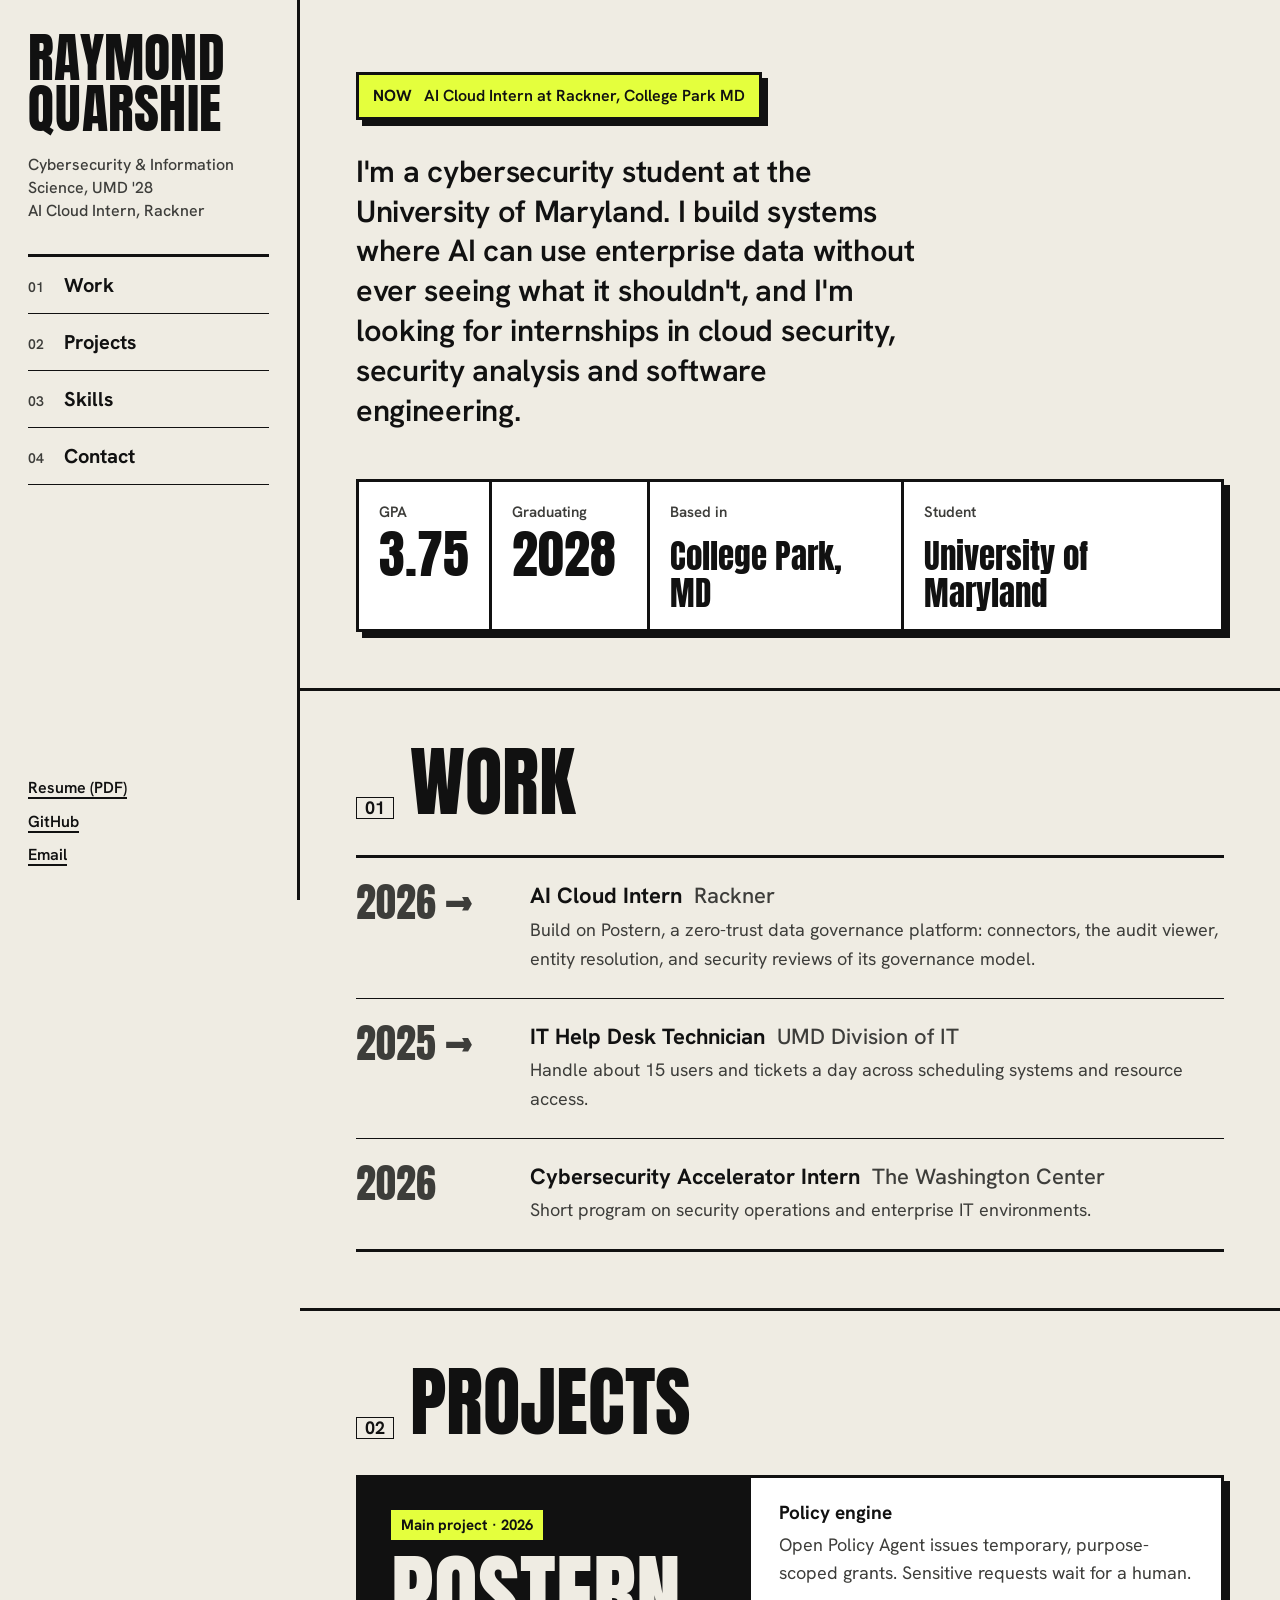
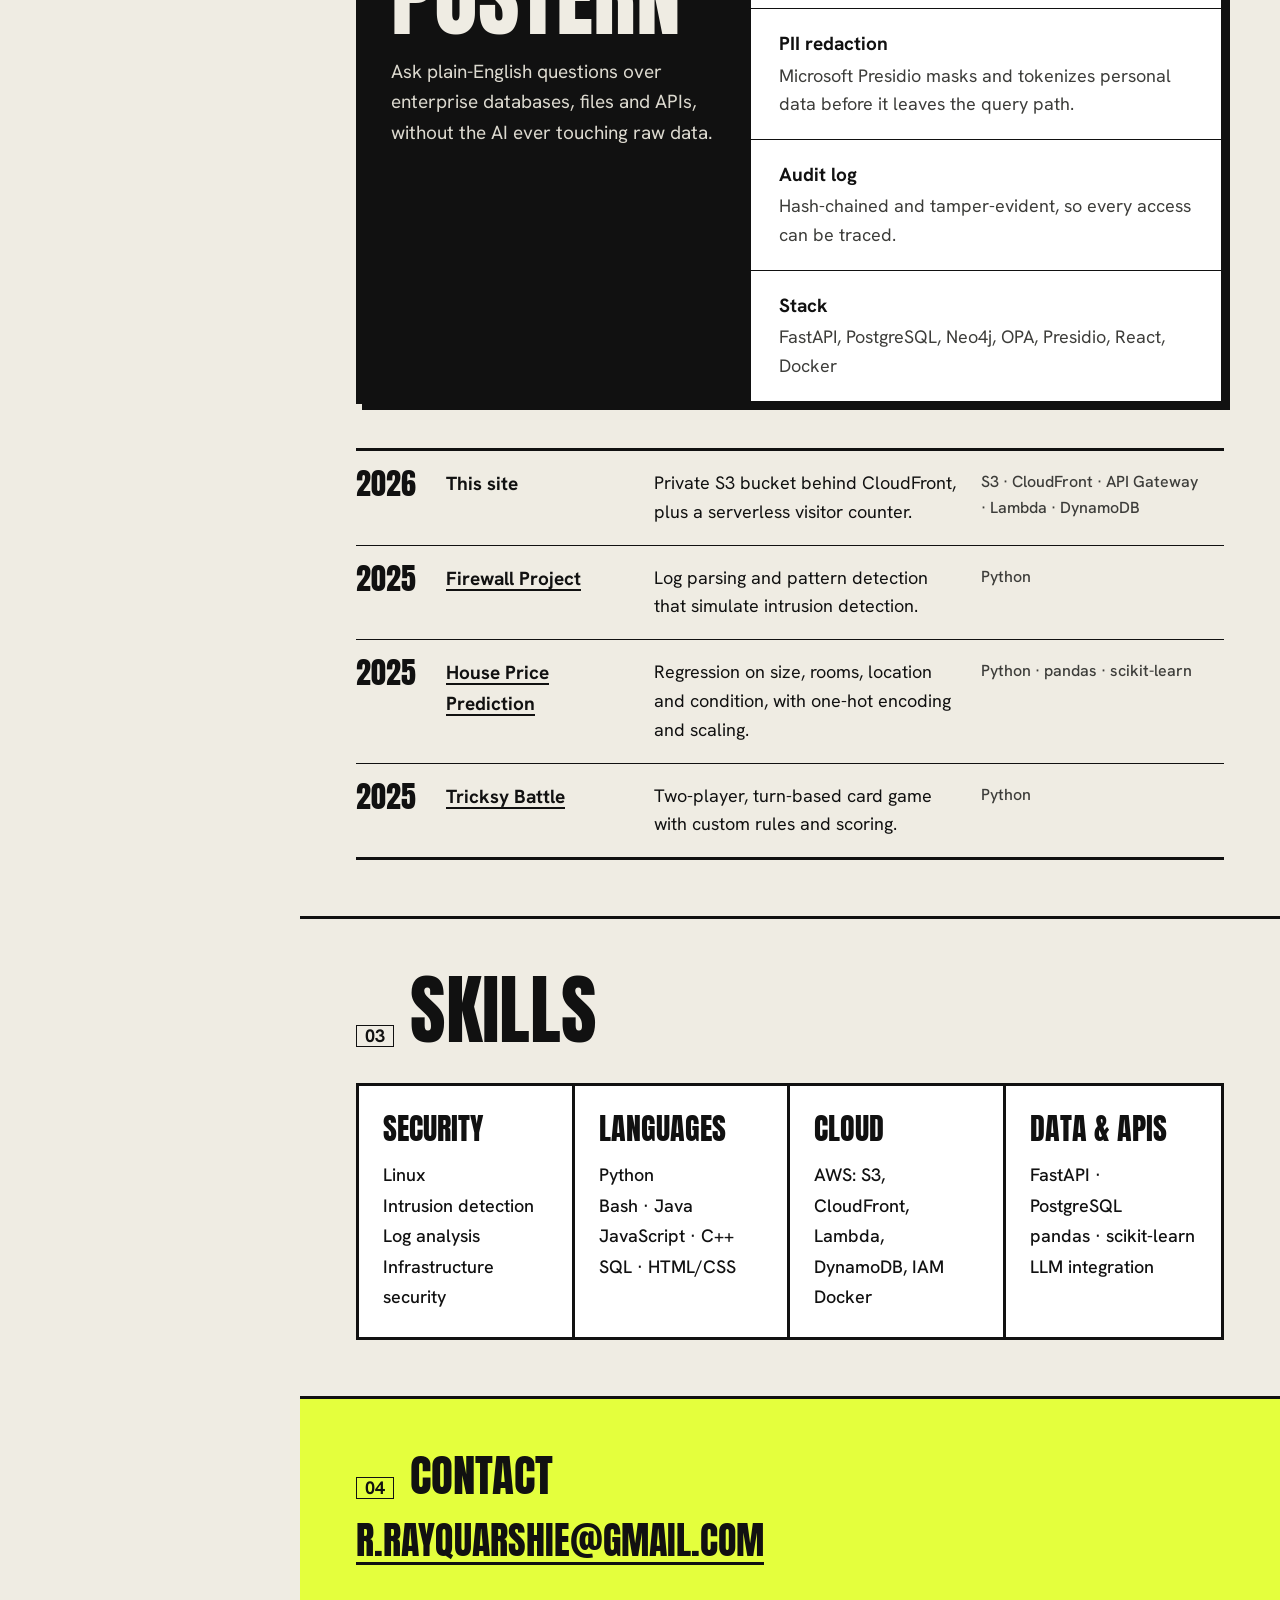
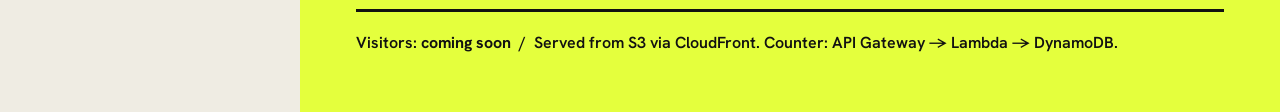
<file: index.html>
<!DOCTYPE html>
<html lang="en">
<head>
  <meta charset="UTF-8">
  <meta name="viewport" content="width=device-width, initial-scale=1.0">
  <title>Raymond Quarshie</title>
  <meta name="description" content="Cybersecurity and Information Science student at UMD, AI Cloud Intern at Rackner.">
  <link rel="preconnect" href="https://fonts.googleapis.com">
  <link rel="preconnect" href="https://fonts.gstatic.com" crossorigin>
  <link href="https://fonts.googleapis.com/css2?family=Anton&family=Hanken+Grotesk:wght@400;500;600;700&display=swap" rel="stylesheet">
  <link rel="stylesheet" href="style.css">
</head>
<body>
  <aside class="side">
    <a href="#top" class="side-name">Raymond<br>Quarshie</a>
    <p class="side-role">Cybersecurity &amp; Information Science, UMD '28<br>AI Cloud Intern, Rackner</p>
    <nav class="side-nav">
      <a href="#work"><span>01</span>Work</a>
      <a href="#projects"><span>02</span>Projects</a>
      <a href="#skills"><span>03</span>Skills</a>
      <a href="#contact"><span>04</span>Contact</a>
    </nav>
    <div class="side-links">
      <a href="resume.pdf" target="_blank" rel="noopener">Resume (PDF)</a>
      <a href="https://github.com/rayq-codes" target="_blank" rel="noopener">GitHub</a>
      <a href="mailto:r.rayquarshie@gmail.com">Email</a>
    </div>
  </aside>

  <main>
    <section id="top" class="intro">
      <p class="now"><b>Now</b> AI Cloud Intern at Rackner, College Park MD</p>
      <p class="lede">I'm a cybersecurity student at the University of Maryland. I build systems where AI can use enterprise data without ever seeing what it shouldn't, and I'm looking for internships in cloud security, security analysis and software engineering.</p>

      <dl class="stats">
        <div><dt>GPA</dt><dd>3.75</dd></div>
        <div><dt>Graduating</dt><dd>2028</dd></div>
        <div><dt>Based in</dt><dd class="word">College Park, MD</dd></div>
        <div><dt>Student</dt><dd class="word">University of Maryland</dd></div>
      </dl>
    </section>

    <section id="work" class="sec">
      <h2><span>01</span>Work</h2>
      <div class="rows">
        <article class="row">
          <p class="when">2026 →</p>
          <div>
            <h3>AI Cloud Intern <em>Rackner</em></h3>
            <p>Build on Postern, a zero-trust data governance platform: connectors, the audit viewer, entity resolution, and security reviews of its governance model.</p>
          </div>
        </article>
        <article class="row">
          <p class="when">2025 →</p>
          <div>
            <h3>IT Help Desk Technician <em>UMD Division of IT</em></h3>
            <p>Handle about 15 users and tickets a day across scheduling systems and resource access.</p>
          </div>
        </article>
        <article class="row">
          <p class="when">2026</p>
          <div>
            <h3>Cybersecurity Accelerator Intern <em>The Washington Center</em></h3>
            <p>Short program on security operations and enterprise IT environments.</p>
          </div>
        </article>
      </div>
    </section>

    <section id="projects" class="sec">
      <h2><span>02</span>Projects</h2>

      <article class="postern">
        <div class="postern-title">
          <p class="label">Main project · 2026</p>
          <h3>Postern</h3>
          <p>Ask plain-English questions over enterprise databases, files and APIs, without the AI ever touching raw data.</p>
        </div>
        <ul class="postern-parts">
          <li><b>Policy engine</b>Open Policy Agent issues temporary, purpose-scoped grants. Sensitive requests wait for a human.</li>
          <li><b>PII redaction</b>Microsoft Presidio masks and tokenizes personal data before it leaves the query path.</li>
          <li><b>Audit log</b>Hash-chained and tamper-evident, so every access can be traced.</li>
          <li><b>Stack</b>FastAPI, PostgreSQL, Neo4j, OPA, Presidio, React, Docker</li>
        </ul>
      </article>

      <table class="list">
        <tbody>
          <tr>
            <td class="yr">2026</td>
            <td class="nm">This site</td>
            <td>Private S3 bucket behind CloudFront, plus a serverless visitor counter.</td>
            <td class="st">S3 · CloudFront · API Gateway · Lambda · DynamoDB</td>
          </tr>
          <tr>
            <td class="yr">2025</td>
            <td class="nm"><a href="https://github.com/rayq-codes/Firewall-Project" target="_blank" rel="noopener">Firewall Project</a></td>
            <td>Log parsing and pattern detection that simulate intrusion detection.</td>
            <td class="st">Python</td>
          </tr>
          <tr>
            <td class="yr">2025</td>
            <td class="nm"><a href="https://github.com/rayq-codes/House-Prices-Dataset-Estimator" target="_blank" rel="noopener">House Price Prediction</a></td>
            <td>Regression on size, rooms, location and condition, with one-hot encoding and scaling.</td>
            <td class="st">Python · pandas · scikit-learn</td>
          </tr>
          <tr>
            <td class="yr">2025</td>
            <td class="nm"><a href="https://github.com/rayq-codes/Tricksy-Battle-Card-Game" target="_blank" rel="noopener">Tricksy Battle</a></td>
            <td>Two-player, turn-based card game with custom rules and scoring.</td>
            <td class="st">Python</td>
          </tr>
        </tbody>
      </table>
    </section>

    <section id="skills" class="sec">
      <h2><span>03</span>Skills</h2>
      <div class="matrix">
        <div><h3>Security</h3><p>Linux<br>Intrusion detection<br>Log analysis<br>Infrastructure security</p></div>
        <div><h3>Languages</h3><p>Python<br>Bash · Java<br>JavaScript · C++<br>SQL · HTML/CSS</p></div>
        <div><h3>Cloud</h3><p>AWS: S3, CloudFront,<br>Lambda, DynamoDB, IAM<br>Docker</p></div>
        <div><h3>Data &amp; APIs</h3><p>FastAPI · PostgreSQL<br>pandas · scikit-learn<br>LLM integration</p></div>
      </div>
    </section>

    <section id="contact" class="contact">
      <h2><span>04</span>Contact</h2>
      <a class="mail" href="mailto:r.rayquarshie@gmail.com">r.rayquarshie@gmail.com</a>
      <p class="foot">Visitors: <b id="count">…</b> &nbsp;/&nbsp; Served from S3 via CloudFront. Counter: API Gateway → Lambda → DynamoDB.</p>
    </section>
  </main>

  <script src="script.js"></script>
</body>
</html>
</file>
<file: style.css>
/* Neo-brutalist poster. Paper, black ink, one accent (signal yellow). Hard borders, hard offset shadows, no radius, no gradients. */
:root {
  --paper: #efece3;
  --ink: #111111;
  --soft: #3d3d3a;      /* secondary text: dark enough to read easily */
  --line: 3px solid var(--ink);
  --thin: 1.5px solid var(--ink);
  --accent: #e4ff3d;    /* the only accent */
  --shadow: 6px 6px 0 var(--ink);
  --display: "Anton", Impact, "Arial Narrow", sans-serif;
  --body: "Hanken Grotesk", "Helvetica Neue", Arial, sans-serif;
  --side: 300px;
}

* { box-sizing: border-box; }
html { scroll-behavior: smooth; }
body {
  margin: 0;
  background: var(--paper);
  color: var(--ink);
  font-family: var(--body);
  font-size: 18px;
  line-height: 1.6;
}
a { color: inherit; text-decoration: underline; text-decoration-thickness: 2px; text-underline-offset: 4px; }
a:hover { background: var(--accent); }

/* Fixed sidebar on the left: the asymmetric spine of the page */
.side {
  position: fixed; inset: 0 auto 0 0; width: var(--side);
  display: flex; flex-direction: column;
  padding: 32px 28px; border-right: var(--line); background: var(--paper);
}
.side-name {
  font-family: var(--display); font-size: 54px; line-height: 0.95; text-transform: uppercase;
  text-decoration: none; letter-spacing: 0.005em;
}
.side-name:hover { background: none; }
.side-role { font-size: 16px; font-weight: 500; color: var(--soft); margin: 18px 0 32px; line-height: 1.45; }
.side-nav { display: flex; flex-direction: column; border-top: var(--line); }
.side-nav a {
  display: flex; gap: 14px; align-items: baseline;
  padding: 12px 0; border-bottom: var(--thin);
  font-size: 20px; font-weight: 700; text-decoration: none;
}
.side-nav a span { font-size: 14px; font-weight: 600; color: var(--soft); width: 22px; }
.side-nav a:hover { background: var(--accent); padding-left: 8px; }
.side-links { margin-top: auto; display: flex; flex-direction: column; gap: 8px; font-size: 16px; font-weight: 600; }

/* Main column */
main { margin-left: var(--side); }

.intro { padding: 72px 56px 56px; border-bottom: var(--line); }
.now {
  display: inline-block; margin: 0 0 32px;
  padding: 8px 14px; border: var(--line); background: var(--accent); box-shadow: var(--shadow);
  font-size: 16px; font-weight: 600;
}
.now b { text-transform: uppercase; margin-right: 8px; }
h1 {
  font-family: var(--display); font-weight: 400; text-transform: uppercase;
  font-size: clamp(64px, 9vw, 150px); line-height: 0.9; letter-spacing: 0.005em;
  margin: 0 0 32px;
}
.lede { font-size: clamp(24px, 2.4vw, 32px); font-weight: 600; line-height: 1.3; letter-spacing: -0.01em; max-width: 34ch; margin: 0 0 48px; }

.stats { display: grid; grid-template-columns: 0.8fr 1fr 1.6fr 2fr; margin: 0; border: var(--line); box-shadow: var(--shadow); background: #fff; }
.stats div { padding: 18px 20px; border-right: var(--line); }
.stats div:last-child { border-right: 0; }
.stats dt { font-size: 15px; font-weight: 600; color: var(--soft); }
.stats dd { margin: 4px 0 0; font-family: var(--display); font-size: 52px; line-height: 1; }
.stats dd.word { font-size: clamp(28px, 2.6vw, 38px); line-height: 1.1; padding-top: 10px; }

/* Sections */
.sec { padding: 56px; border-bottom: var(--line); }
h2 {
  display: flex; align-items: baseline; gap: 16px;
  font-family: var(--display); font-weight: 400; text-transform: uppercase;
  font-size: clamp(48px, 6vw, 88px); line-height: 0.9; margin: 0 0 36px;
}
h2 span { font-family: var(--body); font-size: 18px; font-weight: 700; padding: 2px 8px; border: var(--thin); }
h3 { font-size: 22px; font-weight: 700; margin: 0 0 6px; line-height: 1.25; }
p { margin: 0 0 12px; }

/* Work rows */
.rows { border-top: var(--line); }
.row { display: grid; grid-template-columns: 150px 1fr; gap: 24px; padding: 24px 0; border-bottom: var(--thin); }
.row:last-child { border-bottom: var(--line); }
.when { font-family: var(--display); font-size: 40px; line-height: 1; margin: 0; }
.row h3 em { font-style: normal; font-weight: 500; color: var(--soft); margin-left: 6px; }
.row p { color: var(--soft); max-width: 70ch; margin: 0; }

/* Postern: one big hard-shadowed block */
.postern {
  display: grid; grid-template-columns: minmax(0, 1fr) minmax(0, 1.2fr);
  border: var(--line); box-shadow: var(--shadow); background: #fff; margin-bottom: 44px;
}
.postern-title { padding: 32px; background: var(--ink); color: var(--paper); }
.postern-title .label { display: inline-block; background: var(--accent); color: var(--ink); padding: 3px 10px; font-size: 15px; font-weight: 700; margin-bottom: 16px; }
.postern-title h3 { font-family: var(--display); font-weight: 400; text-transform: uppercase; font-size: clamp(64px, 7vw, 110px); line-height: 0.9; margin: 0 0 20px; }
.postern-title p { font-size: 19px; color: #dcd9cf; margin: 0; }
.postern-parts { list-style: none; margin: 0; padding: 0; }
.postern-parts li { padding: 20px 28px; border-bottom: var(--thin); color: var(--soft); }
.postern-parts li:last-child { border-bottom: 0; }
.postern-parts b { display: block; color: var(--ink); font-size: 19px; margin-bottom: 2px; }

/* Other projects: plain table */
.list { width: 100%; border-collapse: collapse; border-top: var(--line); }
.list td { padding: 18px 20px 18px 0; border-bottom: var(--thin); vertical-align: top; }
.list tr:last-child td { border-bottom: var(--line); }
.list .yr { font-family: var(--display); font-size: 30px; line-height: 1; width: 90px; }
.list .nm { font-weight: 700; font-size: 19px; width: 24%; }
.list .st { color: var(--soft); font-size: 16px; font-weight: 500; width: 28%; }
.list tr:hover td { background: #fff; }

/* Skills matrix */
.matrix { display: grid; grid-template-columns: repeat(4, 1fr); border: var(--line); background: #fff; }
.matrix div { padding: 24px; border-right: var(--line); }
.matrix div:last-child { border-right: 0; }
.matrix h3 { font-family: var(--display); font-weight: 400; text-transform: uppercase; font-size: 30px; margin-bottom: 12px; }
.matrix p { margin: 0; font-weight: 500; line-height: 1.7; }

/* Contact */
.contact { padding: 56px; background: var(--accent); }
.contact h2 { font-size: clamp(32px, 3.5vw, 48px); margin-bottom: 20px; }
.mail {
  display: inline-block; font-family: var(--display); text-transform: uppercase;
  font-size: clamp(24px, 3vw, 44px); line-height: 1.1; text-decoration-thickness: 3px; text-underline-offset: 6px;
  word-break: break-word; margin-bottom: 48px;
}
.mail:hover { background: var(--ink); color: var(--accent); }
.foot { font-size: 16px; font-weight: 600; margin: 0; padding-top: 18px; border-top: var(--line); }

/* Tablets and phones: sidebar becomes a header */
@media (max-width: 1000px) {
  .side { position: static; width: auto; border-right: 0; border-bottom: var(--line); padding: 24px 20px; }
  .side-name { font-size: 46px; }
  .side-nav { flex-direction: row; flex-wrap: wrap; gap: 0 20px; border-top: 0; }
  .side-nav a { border-bottom: 0; padding: 6px 0; font-size: 18px; }
  .side-links { flex-direction: row; flex-wrap: wrap; gap: 6px 20px; margin-top: 16px; }
  main { margin-left: 0; }
  .intro, .sec, .contact { padding: 40px 20px; }
  .stats { grid-template-columns: 1fr 1fr; }
  .stats div:nth-child(2) { border-right: 0; }
  .stats div:nth-child(-n+2) { border-bottom: var(--line); }
  .stats div:nth-child(3) { border-right: var(--line); }
  .postern { grid-template-columns: 1fr; }
  .matrix { grid-template-columns: 1fr 1fr; }
  .matrix div:nth-child(2) { border-right: 0; }
  .matrix div:nth-child(-n+2) { border-bottom: var(--line); }
  .row { grid-template-columns: 1fr; gap: 6px; }
  .list tr { display: block; padding: 14px 0; border-bottom: var(--thin); }
  .list td { display: block; width: auto !important; padding: 2px 0; border: 0 !important; }
}
</file>
